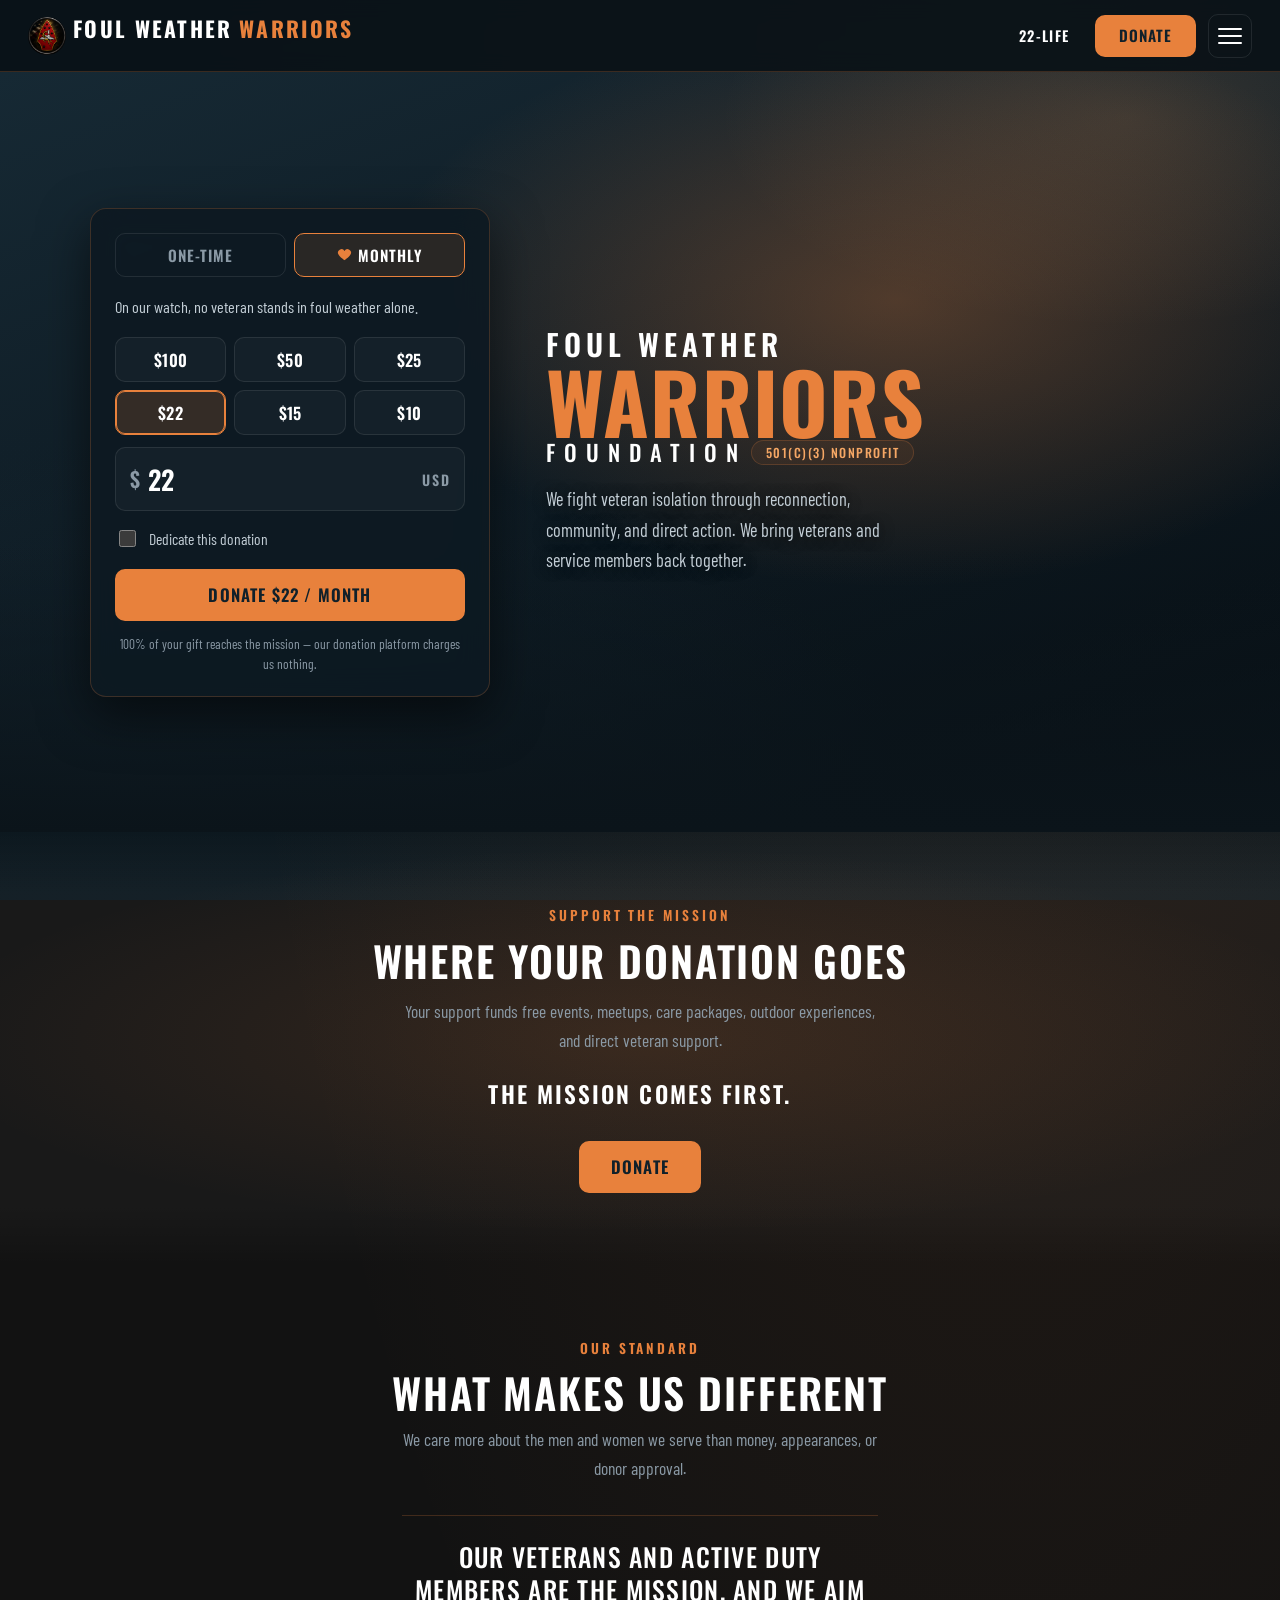
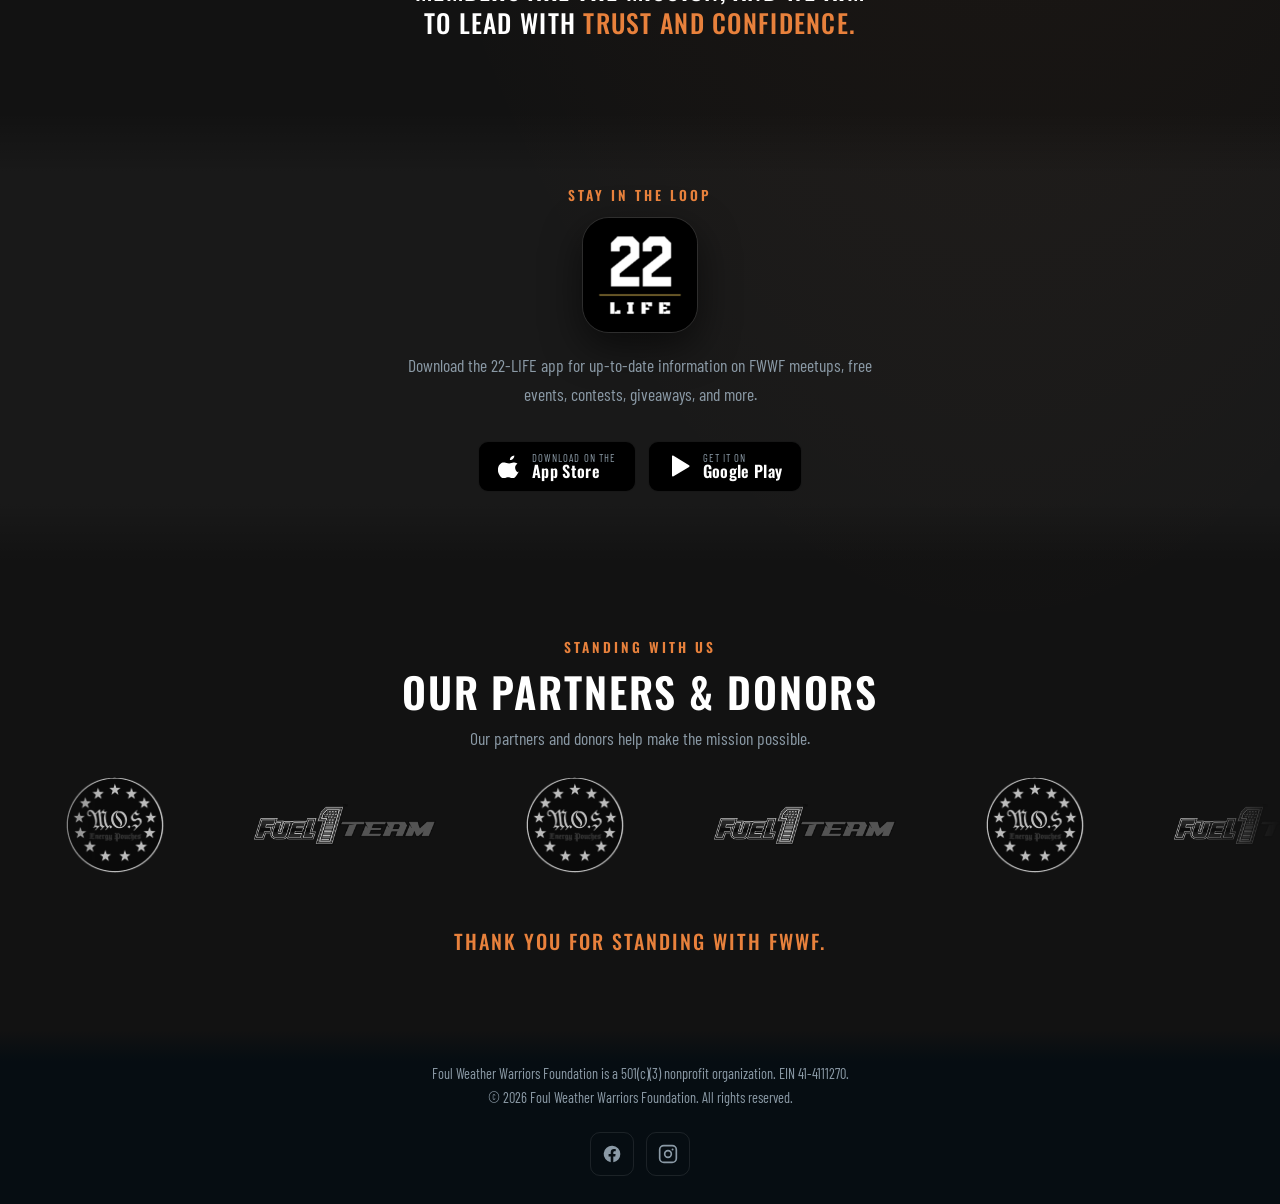
<file: index.html>
<!DOCTYPE html>
<html lang="en">
<head>
<meta charset="utf-8" />
<meta name="viewport" content="width=device-width, initial-scale=1" />
<title>Foul Weather Warriors Foundation — We Fight Isolation</title>
<meta name="description" content="Foul Weather Warriors Foundation is a 501(c)(3) fighting veteran suicide by fighting isolation — reconnection, community, and direct action for veterans and service members." />
<meta name="theme-color" content="#e8813c" />
<link rel="icon" href="images/logo-mark.png" type="image/png" />
<link rel="apple-touch-icon" href="images/logo-mark.png" />

<link rel="canonical" href="https://www.foulweatherwarriors.org/" />

<!-- Social sharing (what Facebook and friends show when someone pastes a link) -->
<meta property="og:type" content="website" />
<meta property="og:url" content="https://www.foulweatherwarriors.org/" />
<meta property="og:site_name" content="Foul Weather Warriors" />
<meta property="og:title" content="Foul Weather Warriors Foundation" />
<meta property="og:description" content="We fight veteran suicide by fighting isolation. Through reconnection, community, and direct action, we bring veterans and service members back together." />
<!-- Must be a full URL: Facebook ignores relative paths -->
<meta property="og:image" content="https://www.foulweatherwarriors.org/images/og-card.jpg" />
<meta name="twitter:card" content="summary_large_image" />

<link rel="preconnect" href="https://fonts.googleapis.com" />
<link rel="preconnect" href="https://fonts.gstatic.com" crossorigin />
<link href="https://fonts.googleapis.com/css2?family=Oswald:wght@500;600;700&family=Barlow+Condensed:wght@400;500;600&display=swap" rel="stylesheet" />
<link rel="stylesheet" href="styles.css" />
</head>

<body>
<a class="skip-link" href="#main">Skip to content</a>

<!-- ============================ NAV ============================ -->
<nav class="site-nav">
  <a class="logo" href="index.html">
    <img class="logo-mark" src="images/logo-mark.png" alt="" width="128" height="128" />
    <span class="logo-text"><span>Foul Weather</span> <b>Warriors</b></span>
  </a>
  <div class="nav-right">
    <nav class="nav-links" aria-label="Primary">
      <!-- PARKED: photo gallery. Uncomment this line and the one in the
           drawer below once there are photos to show. See README. -->
      <!-- <a href="gallery.html">Meetups</a> -->
      <a href="#app">22-LIFE</a>
    </nav>
    <a class="btn btn-primary nav-donate" href="#donate" data-donate>Donate</a>
    <button class="hamburger" id="nav-toggle" aria-label="Open menu" aria-expanded="false" aria-controls="drawer">
      <span></span><span></span><span></span>
    </button>
  </div>
</nav>

<!-- ============================ DRAWER ============================ -->
<div class="nav-overlay" id="nav-overlay"></div>

<aside class="drawer" id="drawer" aria-label="Site menu">
  <div class="drawer-head">
    <span>Menu</span>
    <button class="drawer-close" id="drawer-close" aria-label="Close menu">&times;</button>
  </div>

  <nav class="drawer-links" aria-label="Main">
    <a href="index.html" aria-current="page">Home</a>
    <!-- Becomes a real link once CONFIG.apparelUrl is filled in (site-data.js).
         Until then it shows with a "Soon" tag. -->
    <a data-apparel>Apparel</a>
    <!-- <a href="gallery.html">Meetup Photos</a> -->   <!-- PARKED: see README -->
    <a href="#app">22-LIFE App</a>
  </nav>

  <div class="drawer-cta">
    <a class="btn btn-ghost" href="#donate" data-donate>Support the Mission</a>
  </div>

  <div class="drawer-foot">
    <div class="socials" data-socials></div>
  </div>
</aside>

<main id="main">

  <!-- ============================ HERO ============================ -->
  <!-- The backdrop photo is set from CONFIG.heroImage in site-data.js.
       Leave that empty and the storm gradient below shows through instead. -->
  <header class="hero" id="top">
    <div class="hero-bg" data-hero-bg aria-hidden="true"></div>
    <div class="hero-inner">

      <!-- ---------- DONATION PANEL ---------- -->
      <!-- The amounts come from DONATION in site-data.js. Picking one here
           opens the real Zeffy form in a window on top of the page. -->
      <form class="give" id="give" novalidate>
        <h2 class="sr-only">Make a donation</h2>

        <div class="give-tabs" role="tablist" aria-label="Donation frequency">
          <button type="button" class="give-tab" role="tab" data-freq="once"
                  id="give-tab-once" aria-selected="false" aria-controls="give-body">
            One-time
          </button>
          <button type="button" class="give-tab" role="tab" data-freq="monthly"
                  id="give-tab-monthly" aria-selected="false" aria-controls="give-body">
            <svg class="give-heart" viewBox="0 0 24 24" fill="currentColor" aria-hidden="true"><path d="M12 21s-7.5-4.6-9.6-9A5.3 5.3 0 0 1 12 6.3 5.3 5.3 0 0 1 21.6 12c-2.1 4.4-9.6 9-9.6 9z"/></svg>
            Monthly
          </button>
        </div>

        <div class="give-body" id="give-body" role="tabpanel">
          <p class="give-pitch" data-give-pitch></p>

          <div class="give-amounts" data-give-amounts role="group" aria-label="Suggested amounts"></div>

          <div class="give-custom">
            <span class="give-cur" aria-hidden="true">$</span>
            <label class="sr-only" for="give-amount">Donation amount in US dollars</label>
            <input class="give-input" id="give-amount" name="amount" type="number"
                   inputmode="decimal" min="1" step="1" autocomplete="off" />
            <span class="give-usd">USD</span>
          </div>

          <label class="give-check">
            <input type="checkbox" id="give-dedicate" />
            <span>Dedicate this donation</span>
          </label>

          <div class="give-dedication" id="give-dedication" hidden>
            <label class="sr-only" for="give-honoree">Who is this donation in honor of?</label>
            <input class="give-input give-input--text" id="give-honoree" type="text"
                   maxlength="80" placeholder="In honor of&hellip;" autocomplete="off" />
            <p class="give-hint">You&rsquo;ll be able to add this on the next screen.</p>
          </div>

          <button class="btn btn-primary btn-lg give-submit" type="submit">
            <span data-give-cta>Donate</span>
          </button>

          <p class="give-note">
            100% of your gift reaches the mission &mdash; our donation platform charges us nothing.
          </p>
        </div>
      </form>

      <!-- ---------- WORDMARK ---------- -->
      <div class="hero-copy">
        <h1 class="hero-wordmark">
          <span class="hw-top">Foul Weather</span>
          <span class="hw-main">Warriors</span>
          <span class="hw-sub">
            <span class="hw-sub-text">Foundation</span>
            <span class="badge">501(c)(3) Nonprofit</span>
          </span>
        </h1>
        <p class="hero-sub">
          We fight veteran isolation through reconnection, community, and direct action.
          We bring veterans and service members back together.
        </p>
      </div>

    </div>
  </header>



  <!-- ============================ IMPACT ============================ -->
  <!-- Hidden until you add numbers to IMPACT in site-data.js. -->
  <section class="band impact-band" id="impact" hidden>
    <div class="wrap center">
      <p class="eyebrow">Be their yes</p>
      <h2 class="section-title">The mission by the numbers</h2>
      <div class="stat-row" data-impact></div>
      <a class="btn btn-primary btn-lg" href="#donate" data-donate>Donate</a>
    </div>
  </section>

  <!-- ============================ DONATE ============================ -->
  <section class="band band--tint donate-band" id="donate">
    <div class="wrap wrap--narrow center">
      <p class="eyebrow">Support the mission</p>
      <h2 class="section-title">Where your donation goes</h2>
      <p class="section-intro">
        Your support funds free events, meetups, care packages, outdoor experiences,
        and direct veteran support.
      </p>
      <p class="donate-line">The mission comes first.</p>
      <!-- To embed a real donation form (Givebutter, Zeffy, Stripe), paste their
           embed code directly below this comment and keep the button as a fallback.
           The href here is used until CONFIG.donateUrl is set in site-data.js. -->
      <a class="btn btn-primary btn-lg" href="#donate" data-donate>Donate</a>
    </div>
  </section>

  <!-- ============================ WHAT MAKES US DIFFERENT ============================ -->
  <section class="band" id="different">
    <div class="wrap wrap--narrow center">
      <p class="eyebrow">Our standard</p>
      <h2 class="section-title">What makes us different</h2>
      <p class="section-intro">
        We care more about the men and women we serve than money, appearances,
        or donor approval.
      </p>
      <p class="pledge">
        Our veterans and active duty members are the mission, and we aim to lead
        with <em>trust and confidence.</em>
      </p>
    </div>
  </section>




  <!-- ============================ 22-LIFE APP ============================ -->
  <section class="band band--tint" id="app">
    <div class="wrap wrap--narrow center">
      <p class="eyebrow">Stay in the loop</p>
      <!-- The heading is the app icon itself; the alt text keeps it a real
           heading for screen readers and search engines. -->
      <h2 class="section-title app-logo-heading">
        <img src="images/22life-app-icon.png" alt="22-LIFE" width="320" height="320" />
      </h2>
      <p class="section-intro">
        Download the 22-LIFE app for up-to-date information on FWWF meetups, free events,
        contests, giveaways, and more.
      </p>
      <div class="app-badges">
        <a class="app-badge" href="https://apps.apple.com/us/app/id6776245159"
           target="_blank" rel="noopener" aria-label="Download 22-LIFE on the App Store">
          <svg viewBox="0 0 24 24" fill="currentColor" aria-hidden="true"><path d="M16.365 1.43c0 1.14-.417 2.2-1.11 3.02-.836.99-2.2 1.75-3.32 1.66-.13-1.11.42-2.28 1.09-3.02.75-.83 2.06-1.46 3.34-1.66zM20.79 17.2c-.61 1.4-.9 2.02-1.68 3.26-1.09 1.72-2.62 3.86-4.52 3.88-1.69.02-2.12-1.1-4.41-1.09-2.29.01-2.77 1.11-4.46 1.09-1.9-.02-3.35-1.95-4.44-3.67C-1.05 17.5-.35 11.36 2.85 9.4c1.35-.83 2.79-.86 3.85-.86 1.11 0 2.61.94 4.43.94 1.77 0 2.85-.94 4.43-.94.94 0 2.55.11 3.9 1.17-3.42 1.87-2.86 6.75.33 8.49z"/></svg>
          <span><small>Download on the</small><strong>App Store</strong></span>
        </a>
        <a class="app-badge" href="https://play.google.com/store/apps/details?id=com.life22.app"
           target="_blank" rel="noopener" aria-label="Get 22-LIFE on Google Play">
          <svg viewBox="0 0 24 24" fill="currentColor" aria-hidden="true"><path d="M4 2.5v19a1 1 0 0 0 1.53.85l15.5-9.35a1 1 0 0 0 0-1.7L5.53 1.65A1 1 0 0 0 4 2.5z"/></svg>
          <span><small>Get it on</small><strong>Google Play</strong></span>
        </a>
      </div>
    </div>
  </section>

  <!-- ============================ PARTNERS & DONORS ============================ -->
  <section class="band" id="partners">
    <div class="wrap center">
      <p class="eyebrow">Standing with us</p>
      <h2 class="section-title">Our partners &amp; donors</h2>
      <p class="section-intro">
        Our partners and donors help make the mission possible.
      </p>
    </div>

    <!-- Full-bleed logo belt. The strip scrolls on its own and pauses when
         you point at it. Add or remove partners in site-data.js. -->
    <div class="marquee" id="partners-marquee">
      <div class="marquee-track" data-marquee-track></div>
    </div>

    <div class="wrap center">
      <p class="partners-thanks">Thank you for standing with FWWF.</p>
    </div>
  </section>




</main>

<!-- ============================ FOOTER ============================ -->
<footer class="site-footer">
  <div class="wrap">
    <p class="footer-legal">
      Foul Weather Warriors Foundation is a 501(c)(3) nonprofit organization. EIN <span data-ein></span>.<br />
      &copy; <span data-year></span> Foul Weather Warriors Foundation. All rights reserved.
    </p>

    <div class="socials" data-socials></div>
  </div>
</footer>


<!-- ============================ DONATION WINDOW ============================ -->
<!-- The real donation form, loaded in place so nobody leaves the site.
     It only loads once somebody actually opens it. -->
<div class="give-modal" id="give-modal" hidden>
  <div class="give-modal-panel" role="dialog" aria-modal="true" aria-labelledby="give-modal-title">
    <div class="give-modal-head">
      <h2 class="give-modal-title" id="give-modal-title">Complete your donation</h2>
      <button class="give-modal-close" id="give-modal-close" type="button" aria-label="Close donation window">&times;</button>
    </div>
    <p class="give-modal-recap" data-give-recap></p>
    <div class="give-modal-frame" id="give-modal-frame"></div>
    <p class="give-modal-foot">
      <a href="#" data-donate-raw target="_blank" rel="noopener">Form not loading? Open it in a new tab.</a>
    </p>
  </div>
</div>

<script src="site-data.js"></script>
<script src="script.js"></script>
</body>
</html>
</file>
<file: styles.css>
/* ============================================================================
   FOUL WEATHER WARRIORS
   Single stylesheet for index.html and gallery.html
   ----------------------------------------------------------------------------
   1.  Tokens              8.  Events
   2.  Reset & base        9.  Gallery + lightbox
   3.  Layout utilities    10. Donate
   4.  Buttons             11. Contact
   5.  Nav + drawer        12. Crisis strip
   6.  Hero                13. Footer
   7.  Section bits        14. Responsive + reduced motion
   ========================================================================== */


/* ---------------------------------------------------------------- 1. Tokens */
:root {
  --bg:         #0b141a;   /* storm slate — page base */
  --bg-deep:    #060d12;   /* darkest gradient stop */
  --surface:    #12202a;   /* cards */
  --surface-2:  #0e1a22;   /* alternating section bands */
  --surface-3:  #16262f;   /* raised / hover */

  --accent:     #e8813c;   /* signal orange */
  --accent-lt:  #f5a765;
  --accent-dk:  #b85f22;

  --text:       #ffffff;
  --muted:      #8b9aa6;
  --border:     rgba(232, 129, 60, 0.22);
  --border-soft:rgba(255, 255, 255, 0.09);
  --danger:     #d1483a;

  /* Section tint that fades in and out at its own edges, so a band never
     steps hard against the body gradient behind it. */
  --tint-soft: linear-gradient(180deg,
                 rgba(255, 255, 255, 0)     0%,
                 rgba(255, 255, 255, 0.032) 14%,
                 rgba(255, 255, 255, 0.032) 86%,
                 rgba(255, 255, 255, 0)     100%);

  --radius:     10px;
  --radius-lg:  16px;
  --shadow:     0 18px 50px rgba(0, 0, 0, 0.55);

  --wrap:       1100px;
  --pad-x:      1.5rem;
  --band-y:     clamp(2.75rem, 6vw, 4.5rem);

  --font-display: 'Oswald', 'Arial Narrow', system-ui, sans-serif;
  --font-body:    'Barlow Condensed', 'Segoe UI', system-ui, sans-serif;
}


/* ------------------------------------------------------- 2. Reset and base */
*, *::before, *::after { box-sizing: border-box; }

html {
  scroll-behavior: smooth;
  color-scheme: dark;
  /* keeps anchored sections clear of the sticky nav */
  scroll-padding-top: 5rem;
}

body {
  margin: 0;
  /* sticky footer: short pages still push the footer to the bottom */
  display: flex;
  flex-direction: column;
  min-height: 100vh;
  font-family: var(--font-body);
  font-size: 1.075rem;
  font-weight: 400;
  line-height: 1.65;
  color: var(--text);
  background:
    radial-gradient(ellipse at 78% -8%, rgba(232, 129, 60, 0.11), transparent 58%),
    linear-gradient(180deg, var(--bg-deep) 0%, var(--bg) 42%, #0d1920 100%) fixed;
  -webkit-font-smoothing: antialiased;
}

body.nav-open { overflow: hidden; }

main { flex: 1 0 auto; }

h1, h2, h3, h4 {
  font-family: var(--font-display);
  font-weight: 600;
  text-transform: uppercase;
  line-height: 1.08;
  letter-spacing: 0.03em;
  margin: 0 0 0.75rem;
}

p { margin: 0 0 1rem; }
p:last-child { margin-bottom: 0; }

a { color: var(--accent); text-decoration: none; transition: color 0.18s; }
a:hover { color: var(--accent-lt); }

/* height:auto is required — without it the width/height attributes on <img>
   win over the CSS width and the image renders letterboxed in an oversized box. */
img { max-width: 100%; height: auto; display: block; }

ul { margin: 0; padding: 0; list-style: none; }

:focus-visible {
  outline: 3px solid var(--accent-lt);
  outline-offset: 3px;
  border-radius: 4px;
}

.skip-link {
  position: absolute;
  left: -9999px;
  top: 0;
  z-index: 200;
  padding: 0.7rem 1.2rem;
  background: var(--accent);
  color: #10202a;
  font-family: var(--font-display);
  font-weight: 600;
  text-transform: uppercase;
  letter-spacing: 0.06em;
}
.skip-link:focus { left: 0.5rem; top: 0.5rem; color: #10202a; }

.sr-only {
  position: absolute;
  width: 1px; height: 1px;
  padding: 0; margin: -1px;
  overflow: hidden;
  clip: rect(0 0 0 0);
  white-space: nowrap;
  border: 0;
}


/* -------------------------------------------------- 3. Layout utilities */
.band {
  padding: var(--band-y) var(--pad-x);
}
.band--tint { background: var(--tint-soft); }

.wrap { max-width: var(--wrap); margin: 0 auto; }
.wrap--narrow { max-width: 760px; }

.eyebrow {
  font-family: var(--font-display);
  font-size: 0.85rem;
  font-weight: 600;
  text-transform: uppercase;
  letter-spacing: 0.22em;
  color: var(--accent);
  margin: 0 0 0.7rem;
}

.section-title {
  font-size: clamp(1.75rem, 4vw, 2.6rem);
  letter-spacing: 0.045em;
  margin-bottom: 0.6rem;
}

.section-intro {
  color: var(--muted);
  font-size: 1.1rem;
  max-width: 60ch;
  margin-bottom: 2rem;
}

.center { text-align: center; }
.center .section-intro { margin-left: auto; margin-right: auto; }


.card {
  background: var(--surface);
  border: 1px solid var(--border);
  border-radius: var(--radius-lg);
  padding: 1.7rem;
  transition: transform 0.18s ease, border-color 0.18s ease, background 0.18s ease;
}
.card h3 {
  font-size: 1.25rem;
  letter-spacing: 0.05em;
  color: var(--text);
}
.card p { color: var(--muted); margin: 0; }
.card--lift:hover,
.card--lift:focus-within {
  transform: translateY(-3px);
  border-color: rgba(232, 129, 60, 0.55);
  background: var(--surface-3);
}

/* Visible flag for any unfilled TODO in site-data.js */
.todo-flag {
  display: inline-block;
  padding: 0.1em 0.55em;
  border: 1px dashed var(--danger);
  border-radius: 4px;
  background: rgba(209, 72, 58, 0.14);
  color: #ff9b8f;
  font-family: var(--font-display);
  font-size: 0.8em;
  font-weight: 600;
  letter-spacing: 0.08em;
  text-transform: uppercase;
}


/* -------------------------------------------------------------- 4. Buttons */
.btn {
  display: inline-flex;
  align-items: center;
  justify-content: center;
  gap: 0.5rem;
  padding: 0.62rem 1.35rem;
  border: 2px solid transparent;
  border-radius: var(--radius);
  font-family: var(--font-display);
  font-size: 0.95rem;
  font-weight: 600;
  text-transform: uppercase;
  letter-spacing: 0.07em;
  line-height: 1.2;
  cursor: pointer;
  transition: transform 0.15s, background 0.18s, color 0.18s, border-color 0.18s;
  white-space: nowrap;
}

.btn-primary { background: var(--accent); border-color: var(--accent); color: #10202a; }
.btn-primary:hover { background: var(--accent-lt); border-color: var(--accent-lt); color: #10202a; transform: translateY(-1px); }

.btn-ghost { background: transparent; border-color: var(--accent); color: var(--accent); }
.btn-ghost:hover { background: var(--accent); color: #10202a; transform: translateY(-1px); }

.btn-quiet { background: transparent; border-color: var(--border-soft); color: var(--text); }
.btn-quiet:hover { border-color: var(--accent); color: var(--accent); }

.btn-lg { padding: 0.85rem 1.9rem; font-size: 1.05rem; }


/* -------------------------------------------------------- 5. Nav + drawer */
.site-nav {
  position: sticky;
  top: 0;
  z-index: 60;
  display: flex;
  align-items: center;
  justify-content: space-between;
  gap: 1rem;
  padding: 0.85rem clamp(1rem, 3vw, 1.75rem);
  background: rgba(11, 20, 26, 0.88);
  backdrop-filter: blur(10px);
  -webkit-backdrop-filter: blur(10px);
  border-bottom: 1px solid var(--border);
}

.logo {
  display: flex;
  align-items: baseline;
  gap: 0.45rem;
  min-width: 0;              /* lets the nav shrink instead of overflowing */
  font-family: var(--font-display);
  font-size: clamp(1.05rem, 2.6vw, 1.35rem);
  font-weight: 700;
  text-transform: uppercase;
  letter-spacing: 0.1em;
  line-height: 1.05;
  color: var(--text);
}
.logo:hover { color: var(--text); }
.logo-text { display: flex; align-items: baseline; gap: 0.45rem; min-width: 0; }
.logo-text span { white-space: nowrap; }
.logo b { color: var(--accent); font-weight: 700; white-space: nowrap; }

/* The emblem is a round coin on an opaque dark square — clipping to a circle
   drops the corners so it sits cleanly on the nav bar. */
.logo-mark {
  width: 38px;
  height: 38px;
  flex: none;
  border-radius: 50%;
  align-self: center;
}

.nav-right { display: flex; align-items: center; gap: 0.75rem; flex: none; }

.hamburger {
  display: flex;
  flex-direction: column;
  justify-content: center;
  gap: 5px;
  width: 44px;
  height: 44px;
  padding: 0 9px;
  background: none;
  border: 1px solid var(--border-soft);
  border-radius: var(--radius);
  cursor: pointer;
  transition: border-color 0.18s;
}
.hamburger:hover { border-color: var(--accent); }
.hamburger span {
  display: block;
  width: 100%;
  height: 2px;
  background: var(--text);
  border-radius: 2px;
  transition: transform 0.25s, opacity 0.2s, background 0.2s;
}
.hamburger:hover span { background: var(--accent); }
.hamburger[aria-expanded="true"] span:nth-child(1) { transform: translateY(7px) rotate(45deg); }
.hamburger[aria-expanded="true"] span:nth-child(2) { opacity: 0; }
.hamburger[aria-expanded="true"] span:nth-child(3) { transform: translateY(-7px) rotate(-45deg); }

/* visibility flips instantly on open (0s, no delay) so the panel is focusable
   right away, and is delayed on close so the fade/slide can finish first.
   Transitioning visibility over a duration instead makes .focus() a no-op. */
.nav-overlay {
  position: fixed;
  inset: 0;
  z-index: 90;
  background: rgba(0, 0, 0, 0.6);
  opacity: 0;
  visibility: hidden;
  transition: opacity 0.28s, visibility 0s 0.28s;
}
.nav-overlay.open {
  opacity: 1;
  visibility: visible;
  transition: opacity 0.28s, visibility 0s 0s;
}

.drawer {
  position: fixed;
  top: 0;
  right: 0;
  z-index: 100;
  display: flex;
  flex-direction: column;
  width: min(300px, 84vw);
  height: 100%;
  padding: 1.5rem 1.5rem 2rem;
  background: var(--bg-deep);
  border-left: 1px solid var(--border);
  box-shadow: var(--shadow);
  transform: translateX(100%);
  visibility: hidden;
  transition: transform 0.3s ease, visibility 0s 0.3s;
  overflow-y: auto;
}
.drawer.open {
  transform: translateX(0);
  visibility: visible;
  transition: transform 0.3s ease, visibility 0s 0s;
}

.drawer-head {
  display: flex;
  align-items: center;
  justify-content: space-between;
  padding-bottom: 1.1rem;
  margin-bottom: 1.25rem;
  border-bottom: 1px solid var(--border-soft);
}
.drawer-head span {
  font-family: var(--font-display);
  font-size: 0.8rem;
  font-weight: 600;
  text-transform: uppercase;
  letter-spacing: 0.2em;
  color: var(--muted);
}

.drawer-close {
  width: 36px;
  height: 36px;
  background: none;
  border: 1px solid var(--border-soft);
  border-radius: var(--radius);
  color: var(--text);
  font-size: 1.3rem;
  line-height: 1;
  cursor: pointer;
  transition: border-color 0.18s, color 0.18s;
}
.drawer-close:hover { border-color: var(--accent); color: var(--accent); }

.drawer-links { display: flex; flex-direction: column; gap: 0.15rem; }
.drawer-links a {
  display: block;
  padding: 0.75rem 0.6rem;
  border-radius: var(--radius);
  border-left: 3px solid transparent;
  color: var(--text);
  font-family: var(--font-display);
  font-size: 1.05rem;
  font-weight: 500;
  text-transform: uppercase;
  letter-spacing: 0.09em;
  transition: color 0.18s, background 0.18s, border-color 0.18s, padding-left 0.18s;
}
.drawer-links a:hover {
  color: var(--accent);
  background: rgba(232, 129, 60, 0.08);
  border-left-color: var(--accent);
  padding-left: 0.9rem;
}
.drawer-links a[aria-current="page"] { color: var(--accent); border-left-color: var(--accent); }

.drawer-cta { margin-top: 1.5rem; }
.drawer-cta .btn { width: 100%; }

.drawer-foot { margin-top: auto; padding-top: 1.75rem; }
.drawer-foot .socials { justify-content: flex-start; }


/* ----------------------------------------------------------------- 6. Hero */
/* Full-bleed panel: a photo (or the storm gradient) fills the top of the page
   and the donation card sits on top of it, left-aligned. */
.hero {
  position: relative;
  isolation: isolate;
  display: flex;
  align-items: center;
  min-height: min(760px, calc(100svh - 4.5rem));
  padding: clamp(2.5rem, 6vw, 4.5rem) var(--pad-x);
  overflow: hidden;
}

/* The backdrop and its scrim. CONFIG.heroImage sets background-image on this
   element; with no photo set, the gradients below stand on their own. */
.hero-bg {
  position: absolute;
  inset: 0;
  z-index: -2;
  background-color: var(--bg-deep);
  background-position: center 28%;
  background-size: cover;
  background-repeat: no-repeat;
}

/* No photo yet: a storm sky with the accent breaking through on the right,
   so the hero reads as finished rather than as a missing image. */
.hero-bg:not(.has-photo) {
  background-image:
    radial-gradient(ellipse 58% 54% at 70% 30%, rgba(232, 129, 60, 0.30), transparent 70%),
    radial-gradient(ellipse 44% 38% at 88% 6%,  rgba(245, 167, 101, 0.17), transparent 72%),
    radial-gradient(ellipse 85% 65% at 10% 94%, rgba(18, 34, 44, 0.92), transparent 72%),
    linear-gradient(160deg, #162934 0%, #101e27 38%, var(--bg-deep) 100%);
}

/* Darkens the photo from the left so the card keeps its contrast no matter
   what gets dropped in. The second layer lifts the bottom edge into the page. */
.hero-bg::after {
  content: "";
  position: absolute;
  inset: 0;
  background:
    linear-gradient(90deg, rgba(6, 13, 18, 0.93) 0%, rgba(6, 13, 18, 0.78) 34%,
                           rgba(6, 13, 18, 0.30) 64%, rgba(6, 13, 18, 0.18) 100%),
    linear-gradient(180deg, rgba(6, 13, 18, 0.55) 0%, transparent 28%,
                            transparent 62%, var(--bg) 100%);
}
/* With no photo the side scrim would only mud up the gradient. */
/* With no photo there is nothing to darken for legibility — only the bottom
   edge needs to fall away into the page. */
.hero-bg:not(.has-photo)::after {
  background: linear-gradient(180deg, transparent 0%, transparent 62%, var(--bg) 100%);
}

.hero-inner {
  position: relative;
  z-index: 1;
  width: 100%;
  max-width: var(--wrap);
  margin: 0 auto;
  display: grid;
  grid-template-columns: minmax(320px, 400px) 1fr;
  gap: clamp(1.75rem, 5vw, 3.5rem);
  align-items: center;
}

.hero-copy { min-width: 0; }

.hero-sub {
  max-width: 46ch;
  font-size: 1.15rem;
  color: #c3ced6;
  margin-bottom: 0;
  text-shadow: 0 1px 14px rgba(0, 0, 0, 0.7);
}

.badge {
  flex: none;
  padding: 0.3rem 0.85rem;
  border: 1px solid var(--border);
  border-radius: 999px;
  background: rgba(232, 129, 60, 0.07);
  font-family: var(--font-display);
  font-size: 0.78rem;
  font-weight: 500;
  text-transform: uppercase;
  letter-spacing: 0.12em;
  color: var(--accent-lt);
}


/* -------------------------------------------------------- 7. Section bits */




.empty-state {
  padding: 2.5rem 1.5rem;
  border: 1px dashed var(--border);
  border-radius: var(--radius-lg);
  background: rgba(255, 255, 255, 0.02);
  text-align: center;
  color: var(--muted);
  font-size: 1.1rem;
}


/* ---------------------------------------------------- 9. Gallery + lightbox */

/* Album section on gallery.html */
.album { margin-bottom: clamp(2.5rem, 5vw, 3.75rem); }
.album:last-child { margin-bottom: 0; }

.album-head {
  display: flex;
  flex-wrap: wrap;
  align-items: baseline;
  gap: 0.6rem 1rem;
  padding-bottom: 0.75rem;
  margin-bottom: 1.25rem;
  border-bottom: 1px solid var(--border-soft);
}
.album-head h2 { margin: 0; font-size: clamp(1.35rem, 3vw, 1.85rem); }
.album-meta {
  font-family: var(--font-display);
  font-size: 0.85rem;
  font-weight: 500;
  text-transform: uppercase;
  letter-spacing: 0.13em;
  color: var(--muted);
}
.album-blurb { color: var(--muted); margin: -0.5rem 0 1.25rem; max-width: 66ch; }

.photo-grid {
  display: grid;
  grid-template-columns: repeat(auto-fit, minmax(200px, 300px));
  justify-content: center;
  gap: 0.75rem;
}
.photo-grid .shot { aspect-ratio: 4 / 3; }

/* A single clickable thumbnail */
.shot {
  position: relative;
  display: block;
  width: 100%;
  padding: 0;
  overflow: hidden;
  border: 1px solid var(--border-soft);
  border-radius: var(--radius);
  background: var(--surface-2);
  cursor: zoom-in;
  transition: transform 0.18s, border-color 0.18s;
}
.shot img { width: 100%; height: 100%; object-fit: cover; transition: transform 0.35s, opacity 0.18s; }
.shot:hover { transform: translateY(-3px); border-color: var(--accent); }
.shot:hover img { transform: scale(1.05); opacity: 0.9; }

/* Lightbox */
.lightbox {
  position: fixed;
  inset: 0;
  z-index: 120;
  display: flex;
  align-items: center;
  justify-content: center;
  padding: clamp(1rem, 4vw, 3rem);
  background: rgba(4, 9, 12, 0.94);
  backdrop-filter: blur(6px);
  -webkit-backdrop-filter: blur(6px);
  opacity: 0;
  visibility: hidden;
  transition: opacity 0.25s, visibility 0s 0.25s;
}
.lightbox.open {
  opacity: 1;
  visibility: visible;
  transition: opacity 0.25s, visibility 0s 0s;
}

.lightbox figure {
  margin: 0;
  max-width: 100%;
  max-height: 100%;
  display: flex;
  flex-direction: column;
  align-items: center;
  gap: 0.85rem;
}
.lightbox img {
  max-width: 100%;
  max-height: 76vh;
  width: auto;
  border-radius: var(--radius);
  border: 1px solid var(--border);
  box-shadow: var(--shadow);
}
.lightbox figcaption {
  font-family: var(--font-display);
  font-size: 0.9rem;
  font-weight: 500;
  text-transform: uppercase;
  letter-spacing: 0.13em;
  color: var(--muted);
  text-align: center;
}

.lb-btn {
  position: absolute;
  display: flex;
  align-items: center;
  justify-content: center;
  width: 48px;
  height: 48px;
  background: rgba(11, 20, 26, 0.85);
  border: 1px solid var(--border);
  border-radius: 50%;
  color: var(--text);
  font-size: 1.35rem;
  line-height: 1;
  cursor: pointer;
  transition: background 0.18s, color 0.18s, border-color 0.18s;
}
.lb-btn:hover { background: var(--accent); border-color: var(--accent); color: #10202a; }
.lb-close { top: clamp(0.75rem, 3vw, 1.75rem); right: clamp(0.75rem, 3vw, 1.75rem); }
.lb-prev  { left:  clamp(0.5rem, 2vw, 1.5rem); top: 50%; transform: translateY(-50%); }
.lb-next  { right: clamp(0.5rem, 2vw, 1.5rem); top: 50%; transform: translateY(-50%); }
.lb-prev:hover, .lb-next:hover { transform: translateY(-50%); }


/* --------------------------------------------------------------- 10. Donate */
.donate-band {
  /* the glow is centred inside the band, not pinned to its top edge, so it
     falls off before it reaches the boundary instead of starting hard */
  background:
    radial-gradient(ellipse 78% 62% at 50% 48%, rgba(232, 129, 60, 0.13), transparent 72%),
    var(--tint-soft);
}
.donate-band .section-title { margin-bottom: 0.9rem; }


/* -------------------------------------------------------------- 11. Contact */

.socials { display: flex; justify-content: center; gap: 0.7rem; }
.socials a {
  display: flex;
  align-items: center;
  justify-content: center;
  width: 44px;
  height: 44px;
  border: 1px solid var(--border-soft);
  border-radius: var(--radius);
  color: var(--muted);
  transition: color 0.18s, border-color 0.18s, transform 0.18s, background 0.18s;
}
.socials a:hover {
  color: #10202a;
  background: var(--accent);
  border-color: var(--accent);
  transform: translateY(-2px);
}
.socials svg { width: 20px; height: 20px; }




/* --------------------------------------------------------------- 13. Footer */
.site-footer {
  padding: 2rem var(--pad-x) 1.75rem;
  /* fades into the darker footer instead of starting on a hard edge */
  background: linear-gradient(180deg, rgba(6, 13, 18, 0) 0%, var(--bg-deep) 18%);
  text-align: center;
}



.footer-legal {
  font-size: 0.9rem;
  color: var(--muted);
  line-height: 1.7;
}


/* ------------------------------------------------ 13b. Setup checklist panel
   Only rendered while site-data.js still contains TODO values. It removes
   itself automatically once everything is filled in. */
.setup-panel {
  position: fixed;
  left: 1rem;
  bottom: 1rem;
  z-index: 140;
  width: min(330px, calc(100vw - 2rem));
  max-height: 60vh;
  overflow-y: auto;
  padding: 0.9rem 1rem 1rem;
  background: var(--bg-deep);
  border: 1px solid rgba(209, 72, 58, 0.5);
  border-radius: var(--radius);
  box-shadow: var(--shadow);
  font-size: 0.92rem;
  line-height: 1.5;
}
.setup-head {
  display: flex;
  align-items: center;
  justify-content: space-between;
  gap: 0.75rem;
  margin-bottom: 0.6rem;
}
.setup-head strong {
  font-family: var(--font-display);
  font-size: 0.85rem;
  font-weight: 600;
  text-transform: uppercase;
  letter-spacing: 0.1em;
  color: #ff9b8f;
}
.setup-close {
  flex: none;
  width: 26px; height: 26px;
  background: none;
  border: 1px solid var(--border-soft);
  border-radius: 6px;
  color: var(--muted);
  font-size: 1.05rem;
  line-height: 1;
  cursor: pointer;
}
.setup-close:hover { color: var(--text); border-color: var(--accent); }

.setup-panel ul {
  list-style: disc;
  padding-left: 1.1rem;
  margin: 0 0 0.7rem;
  color: var(--muted);
}
.setup-panel li { margin-bottom: 0.25rem; }
.setup-panel p { margin: 0; color: var(--muted); font-size: 0.87rem; }
.setup-panel code {
  padding: 0.05em 0.35em;
  border-radius: 4px;
  background: rgba(232, 129, 60, 0.14);
  color: var(--accent-lt);
  font-size: 0.95em;
}

@media (max-width: 560px) {
  .setup-panel { left: 0.5rem; right: 0.5rem; bottom: 0.5rem; width: auto; max-height: 45vh; }
}


/* ------------------------------------- 14. Responsive + motion preferences */
@media (max-width: 980px) {
  /* Wordmark first, donation card under it — the headline should land before
     the ask on a phone. */
  .hero {
    min-height: 0;
    align-items: flex-start;
  }
  .hero-inner {
    grid-template-columns: 1fr;
    justify-items: center;
    text-align: center;
  }
  .hero-copy { order: -1; }
  .give { width: 100%; max-width: 440px; text-align: left; }
  .hero-sub { margin-left: auto; margin-right: auto; }
  .hero-wordmark { align-items: center; }
  .hw-sub { justify-content: center; }
  .story-quote { text-align: left; }
  .hero-bg::after {
    background: linear-gradient(180deg, rgba(6, 13, 18, 0.72) 0%, rgba(6, 13, 18, 0.82) 45%,
                                        var(--bg) 100%);
  }
}

@media (max-width: 560px) {
  body { font-size: 1.03rem; }

  /* stack the wordmark so the nav never forces the page wider than the screen */
  .logo { flex-direction: column; align-items: flex-start; gap: 0; font-size: 1rem; }

  .nav-right .btn { padding: 0.55rem 0.95rem; font-size: 0.85rem; }
  .hero-actions .btn { width: 100%; }
  .photo-grid  { grid-template-columns: repeat(auto-fit, minmax(140px, 180px)); }
  .lb-prev, .lb-next { width: 42px; height: 42px; }
}

@media (prefers-reduced-motion: reduce) {
  html { scroll-behavior: auto; }
  *, *::before, *::after {
    animation-duration: 0.01ms !important;
    animation-iteration-count: 1 !important;
    transition-duration: 0.01ms !important;
  }
  .card--lift:hover, .shot:hover, .btn:hover { transform: none; }
  .shot:hover img { transform: none; }
}




/* ------------------------------------- 16. Founder-spec sections (Aug 2026) */

/* Hero wordmark. Stacked the way the organization's own patch and merch set it:
   FOUL WEATHER over a large WARRIORS over a wide-tracked FOUNDATION. */
.hero-wordmark {
  display: flex;
  flex-direction: column;
  margin: 0 0 1.2rem;
  text-transform: uppercase;
  letter-spacing: normal;
}
.hw-top {
  font-size: clamp(1.05rem, 3.1vw, 1.85rem);
  font-weight: 600;
  letter-spacing: 0.17em;
  color: var(--text);
}
.hw-main {
  font-size: clamp(2.9rem, 8.6vw, 5.2rem);
  font-weight: 700;
  line-height: 0.95;
  letter-spacing: 0.015em;
  color: var(--accent);
}
.hw-sub {
  display: flex;
  align-items: center;
  flex-wrap: wrap;
  gap: 0.5rem 0.85rem;
  font-weight: 500;
  color: var(--text);
}
.hw-sub-text {
  font-size: clamp(0.92rem, 2.3vw, 1.4rem);
  /* wide tracking to match the width of WARRIORS above it; the negative
     margin cancels the trailing space letter-spacing adds after the
     last letter, so the badge sits at the right distance */
  letter-spacing: 0.4em;
  margin-right: -0.4em;
}

/* "The mission comes first." */
.donate-line {
  font-family: var(--font-display);
  font-size: clamp(1.1rem, 2.6vw, 1.45rem);
  font-weight: 600;
  text-transform: uppercase;
  letter-spacing: 0.09em;
  color: var(--text);
  margin: -0.75rem 0 1.75rem;
}

/* "What makes us different" closing statement */
.pledge {
  max-width: 34ch;
  margin: 0 auto;
  padding-top: 1.5rem;
  border-top: 1px solid var(--border);
  font-family: var(--font-display);
  font-size: clamp(1.15rem, 2.8vw, 1.6rem);
  font-weight: 500;
  text-transform: uppercase;
  letter-spacing: 0.05em;
  line-height: 1.3;
  color: var(--text);
}
.pledge em { color: var(--accent); font-style: normal; }

/* App store badges */
.app-badges {
  display: flex;
  flex-wrap: wrap;
  justify-content: center;
  gap: 0.75rem;
}
.app-badge {
  display: inline-flex;
  align-items: center;
  gap: 0.65rem;
  padding: 0.6rem 1.2rem;
  border: 1px solid var(--border-soft);
  border-radius: var(--radius);
  background: #000;
  color: var(--text);
  transition: border-color 0.18s, transform 0.18s;
}
.app-badge:hover { border-color: var(--accent); color: var(--text); transform: translateY(-2px); }
.app-badge svg { width: 24px; height: 24px; flex: none; }
.app-badge span { display: flex; flex-direction: column; line-height: 1.1; text-align: left; }
.app-badge small {
  font-size: 0.66rem;
  text-transform: uppercase;
  letter-spacing: 0.1em;
  color: var(--muted);
}
.app-badge strong {
  font-family: var(--font-display);
  font-size: 1.02rem;
  font-weight: 600;
  letter-spacing: 0.02em;
}

/* Partners & donors */
.partner-grid {
  display: flex;
  flex-wrap: wrap;
  justify-content: center;
  gap: 0.9rem;
  margin-bottom: 1.75rem;
}
.partner {
  display: flex;
  flex-direction: column;
  align-items: center;
  justify-content: center;
  gap: 0.9rem;
  min-width: 240px;
  padding: 1.5rem 1.75rem;
  border: 1px solid var(--border-soft);
  border-radius: var(--radius);
  background: rgba(255, 255, 255, 0.03);
  color: var(--text);
  transition: border-color 0.18s, transform 0.18s, background 0.18s;
}
.partner:hover {
  border-color: var(--accent);
  background: rgba(232, 129, 60, 0.07);
  transform: translateY(-3px);
}

/* Partner logos vary wildly in aspect ratio (M.O.S is square, Fuel 1 Team is
   4.35:1). A fixed box with object-fit keeps every logo the same visual
   footprint instead of the wide ones dwarfing the square ones. */
.partner-logo {
  width: 100%;
  max-width: 200px;
  height: 104px;
  object-fit: contain;
}

/* fallback when a partner has no logo file */
.partner-name {
  font-family: var(--font-display);
  font-size: 1.02rem;
  font-weight: 500;
  text-transform: uppercase;
  letter-spacing: 0.07em;
}

.partner-link {
  font-family: var(--font-display);
  font-size: 0.85rem;
  font-weight: 600;
  text-transform: uppercase;
  letter-spacing: 0.16em;
  color: var(--accent);
}
.partner-link:hover { color: var(--accent-lt); text-decoration: underline; }

.partners-thanks {
  font-family: var(--font-display);
  font-size: clamp(1rem, 2.4vw, 1.25rem);
  font-weight: 500;
  text-transform: uppercase;
  letter-spacing: 0.1em;
  color: var(--accent);
  margin: 0;
}

/* The 22-LIFE heading is the app icon. Rounded like an app icon on a home
   screen, which reads as deliberate rather than as a stray black square. */
.app-logo-heading { margin: 0 0 1.1rem; }
.app-logo-heading img {
  width: clamp(88px, 20vw, 116px);
  height: auto;
  margin: 0 auto;
  border-radius: 23%;
  border: 1px solid var(--border-soft);
  box-shadow: 0 14px 38px rgba(0, 0, 0, 0.55);
}

/* Social icons sit below the copyright line in the footer */
.site-footer .socials { margin-top: 1.35rem; }


/* ============================================================================
   17. Donation panel, partner belt, and donation window  (Sept 2026)
   ========================================================================== */

/* ------------------------------------------------- 17a. Nav links */
.nav-links {
  display: flex;
  align-items: center;
  gap: 0.35rem;
}
.nav-links a {
  padding: 0.5rem 0.85rem;
  border-radius: var(--radius);
  font-family: var(--font-display);
  font-size: 0.9rem;
  font-weight: 600;
  text-transform: uppercase;
  letter-spacing: 0.1em;
  color: var(--text);
  transition: color 0.18s, background 0.18s;
}
.nav-links a:hover { color: var(--accent); background: rgba(232, 129, 60, 0.09); }

/* A menu item with nowhere to go yet: dimmed, not clickable, tagged. */
.nav-links a.is-soon,
.drawer-links a.is-soon {
  color: var(--muted);
  cursor: default;
}
.nav-links a.is-soon:hover,
.drawer-links a.is-soon:hover {
  color: var(--muted);
  background: none;
  border-left-color: transparent;
  padding-left: 0.6rem;
}
.soon-tag {
  display: inline-block;
  margin-left: 0.5rem;
  padding: 0.1em 0.5em;
  border: 1px solid var(--border);
  border-radius: 999px;
  font-size: 0.62em;
  font-weight: 600;
  letter-spacing: 0.14em;
  vertical-align: middle;
  color: var(--accent);
}

/* Below the breakpoint the drawer already carries these links. */
@media (max-width: 860px) { .nav-links { display: none; } }


/* ------------------------------------------------- 17b. Donation panel */
.give {
  align-self: center;
  width: 100%;
  padding: 1.5rem 1.5rem 1.35rem;
  border: 1px solid var(--border);
  border-radius: var(--radius-lg);
  /* Semi-opaque over the photo rather than solid, so the backdrop still reads
     through the card the way it does through a glass panel. */
  background: rgba(14, 26, 34, 0.92);
  backdrop-filter: blur(16px) saturate(120%);
  -webkit-backdrop-filter: blur(16px) saturate(120%);
  box-shadow: var(--shadow);
}

/* --- frequency tabs --- */
.give-tabs {
  display: grid;
  grid-template-columns: 1fr 1fr;
  gap: 0.5rem;
  margin-bottom: 1.15rem;
}
.give-tab {
  display: inline-flex;
  align-items: center;
  justify-content: center;
  gap: 0.4rem;
  padding: 0.62rem 0.5rem;
  border: 1px solid var(--border-soft);
  border-radius: var(--radius);
  background: transparent;
  color: var(--muted);
  font-family: var(--font-display);
  font-size: 0.95rem;
  font-weight: 600;
  text-transform: uppercase;
  letter-spacing: 0.07em;
  cursor: pointer;
  transition: color 0.18s, border-color 0.18s, background 0.18s;
}
.give-tab:hover { color: var(--text); border-color: var(--accent); }
.give-tab[aria-selected="true"] {
  color: var(--text);
  border-color: var(--accent);
  background: rgba(232, 129, 60, 0.13);
}
.give-heart { width: 15px; height: 15px; flex: none; color: var(--accent); }

.give-pitch {
  margin: 0 0 1.15rem;
  font-size: 1.02rem;
  line-height: 1.45;
  color: #c3ced6;
}

/* --- amount buttons: three across, two rows, like the reference --- */
.give-amounts {
  display: grid;
  grid-template-columns: repeat(3, 1fr);
  gap: 0.5rem;
  margin-bottom: 0.75rem;
}
.give-amount {
  padding: 0.6rem 0.25rem;
  border: 1px solid var(--border-soft);
  border-radius: var(--radius);
  background: rgba(255, 255, 255, 0.03);
  color: var(--text);
  font-family: var(--font-display);
  font-size: 1.02rem;
  font-weight: 600;
  letter-spacing: 0.02em;
  cursor: pointer;
  transition: border-color 0.18s, background 0.18s, transform 0.15s;
}
.give-amount:hover { border-color: var(--accent); background: rgba(232, 129, 60, 0.09); }
.give-amount[aria-pressed="true"] {
  border-color: var(--accent);
  background: rgba(232, 129, 60, 0.18);
  box-shadow: inset 0 0 0 1px var(--accent);
}

/* --- custom amount row --- */
.give-custom {
  display: flex;
  align-items: center;
  gap: 0.5rem;
  padding: 0.45rem 0.85rem;
  border: 1px solid var(--border-soft);
  border-radius: var(--radius);
  background: rgba(255, 255, 255, 0.03);
  transition: border-color 0.18s;
}
.give-custom:focus-within { border-color: var(--accent); }
.give-cur {
  font-family: var(--font-display);
  font-size: 1.3rem;
  font-weight: 600;
  color: var(--muted);
}
.give-input {
  flex: 1;
  min-width: 0;
  padding: 0.25rem 0;
  border: 0;
  background: none;
  color: var(--text);
  font-family: var(--font-display);
  font-size: 1.65rem;
  font-weight: 600;
  letter-spacing: 0.01em;
}
.give-input:focus { outline: none; }
/* the spinners crowd a field this size and add nothing here */
.give-input::-webkit-outer-spin-button,
.give-input::-webkit-inner-spin-button { -webkit-appearance: none; margin: 0; }
.give-input[type="number"] { -moz-appearance: textfield; appearance: textfield; }
.give-usd {
  flex: none;
  font-family: var(--font-display);
  font-size: 0.88rem;
  font-weight: 600;
  letter-spacing: 0.12em;
  color: var(--muted);
}

/* --- dedicate --- */
.give-check {
  display: flex;
  align-items: center;
  gap: 0.6rem;
  margin: 0.95rem 0 0;
  font-size: 0.98rem;
  color: #c3ced6;
  cursor: pointer;
}
.give-check input {
  width: 17px;
  height: 17px;
  flex: none;
  accent-color: var(--accent);
  cursor: pointer;
}
.give-check:hover { color: var(--text); }

.give-dedication { margin-top: 0.7rem; }
.give-input--text {
  width: 100%;
  padding: 0.55rem 0.8rem;
  border: 1px solid var(--border-soft);
  border-radius: var(--radius);
  background: rgba(255, 255, 255, 0.03);
  font-family: var(--font-body);
  font-size: 1.02rem;
  font-weight: 400;
}
.give-input--text:focus { outline: none; border-color: var(--accent); }
.give-input--text::placeholder { color: var(--muted); }
.give-hint { margin: 0.4rem 0 0; font-size: 0.86rem; color: var(--muted); }

.give-submit { width: 100%; margin-top: 1.1rem; }

.give-note {
  margin: 0.8rem 0 0;
  font-size: 0.84rem;
  line-height: 1.5;
  text-align: center;
  color: var(--muted);
}


/* ------------------------------------------------- 17c. Impact stats */
.stat-row {
  display: grid;
  grid-template-columns: repeat(auto-fit, minmax(210px, 1fr));
  gap: 1.25rem;
  margin: 0 0 2.25rem;
}
.stat {
  padding: 1.35rem 1rem;
  border-top: 2px solid var(--accent);
  background: rgba(255, 255, 255, 0.02);
}
.stat-figure {
  display: block;
  font-family: var(--font-display);
  font-size: clamp(2.3rem, 6vw, 3.4rem);
  font-weight: 700;
  line-height: 1;
  color: var(--accent);
}
.stat-label {
  display: block;
  margin-top: 0.6rem;
  font-family: var(--font-display);
  font-size: 0.92rem;
  font-weight: 500;
  text-transform: uppercase;
  letter-spacing: 0.1em;
  line-height: 1.4;
  color: var(--muted);
}


/* ------------------------------------------------- 17d. Partner belt */
/* Breaks out of the band's side padding so the strip runs the full width,
   and fades at both ends so logos enter and leave instead of being cut. */
.marquee {
  position: relative;
  margin: 0 calc(var(--pad-x) * -1) 1.75rem;
  padding: 0.5rem 0;
  overflow: hidden;
  -webkit-mask-image: linear-gradient(90deg, transparent, #000 8%, #000 92%, transparent);
          mask-image: linear-gradient(90deg, transparent, #000 8%, #000 92%, transparent);
}

/* The track holds the partner list twice over. Sliding it exactly half its
   own width lands copy 2 where copy 1 started, so the loop has no seam. */
.marquee-track {
  display: flex;
  width: max-content;
  align-items: center;
  gap: 0;
  animation: marquee-slide var(--marquee-duration, 40s) linear infinite;
}
.marquee:hover .marquee-track,
.marquee:focus-within .marquee-track { animation-play-state: paused; }

@keyframes marquee-slide {
  from { transform: translate3d(0, 0, 0); }
  to   { transform: translate3d(-50%, 0, 0); }
}

/* Nothing to loop yet — one short copy would visibly restart, so hold still. */
.marquee--static .marquee-track {
  animation: none;
  width: 100%;
  justify-content: center;
  flex-wrap: wrap;
}

/* Each copy is its own flex row so the track holds exactly two children of
   equal width, which is what makes the -50% slide line up. */
.marquee-copy {
  display: flex;
  align-items: center;
  flex: none;
}

.marquee-item {
  display: flex;
  align-items: center;
  justify-content: center;
  flex: none;
  width: 230px;
  height: 128px;
  padding: 0 1.5rem;
}
.marquee-item .partner-logo {
  max-width: 100%;
  max-height: 96px;
  width: auto;
  height: auto;
  object-fit: contain;
  /* Logos arrive in every colour there is. Muting them to the page and
     lighting them up on hover keeps the belt from turning into confetti. */
  opacity: 0.72;
  filter: grayscale(100%) contrast(0.95) brightness(1.25);
  transition: opacity 0.22s, filter 0.22s, transform 0.22s;
}
.marquee-item a { display: flex; align-items: center; justify-content: center; height: 100%; }
.marquee-item a:hover .partner-logo,
.marquee-item a:focus-visible .partner-logo {
  opacity: 1;
  filter: none;
  transform: scale(1.04);
}
.marquee-item .partner-name {
  color: var(--muted);
  text-align: center;
  transition: color 0.22s;
}
.marquee-item a:hover .partner-name { color: var(--accent); }


/* ------------------------------------------------- 17e. Donation window */
.give-modal {
  position: fixed;
  inset: 0;
  z-index: 120;
  display: flex;
  align-items: center;
  justify-content: center;
  padding: clamp(0.75rem, 3vw, 2rem);
  background: rgba(3, 8, 11, 0.82);
  backdrop-filter: blur(4px);
  -webkit-backdrop-filter: blur(4px);
  opacity: 0;
  transition: opacity 0.22s;
}
.give-modal.open { opacity: 1; }
/* display:flex above outranks the browser's own rule for [hidden], so the
   closed window would stay on screen without this. */
.give-modal[hidden] { display: none; }

.give-modal-panel {
  display: flex;
  flex-direction: column;
  width: min(560px, 100%);
  max-height: 100%;
  border: 1px solid var(--border);
  border-radius: var(--radius-lg);
  background: var(--surface);
  box-shadow: var(--shadow);
  overflow: hidden;
}

.give-modal-head {
  display: flex;
  align-items: center;
  justify-content: space-between;
  gap: 1rem;
  flex: none;
  padding: 1rem 1.25rem;
  border-bottom: 1px solid var(--border-soft);
}
.give-modal-title {
  margin: 0;
  font-size: 1.15rem;
  letter-spacing: 0.06em;
}
.give-modal-close {
  display: flex;
  align-items: center;
  justify-content: center;
  width: 38px;
  height: 38px;
  flex: none;
  border: 1px solid var(--border-soft);
  border-radius: var(--radius);
  background: none;
  color: var(--text);
  font-size: 1.6rem;
  line-height: 1;
  cursor: pointer;
  transition: border-color 0.18s, color 0.18s;
}
.give-modal-close:hover { border-color: var(--accent); color: var(--accent); }

.give-modal-recap {
  flex: none;
  margin: 0;
  padding: 0.7rem 1.25rem;
  border-bottom: 1px solid var(--border-soft);
  background: rgba(232, 129, 60, 0.08);
  font-size: 0.95rem;
  color: #c3ced6;
}
.give-modal-recap b { color: var(--accent); font-weight: 600; }
.give-modal-recap:empty { display: none; }

/* The donation platform renders on a white page, so the frame keeps its own
   light background rather than flashing dark bars while it loads. */
.give-modal-frame {
  flex: 1 1 auto;
  min-height: min(620px, 70vh);
  background: #fff;
}
.give-modal-frame iframe {
  display: block;
  width: 100%;
  height: 100%;
  min-height: min(620px, 70vh);
  border: 0;
}

.give-modal-foot {
  flex: none;
  margin: 0;
  padding: 0.7rem 1.25rem;
  border-top: 1px solid var(--border-soft);
  text-align: center;
  font-size: 0.88rem;
}


/* ------------------------------------------------- 17f. Motion preferences */
@media (prefers-reduced-motion: reduce) {
  /* The global rule higher up collapses every animation to 0.01ms, which would
     snap the belt straight to its end position and hide half the logos. Stop
     it outright and let the strip be scrolled by hand instead. */
  .marquee-track { animation: none !important; transform: none !important; }
  .marquee { overflow-x: auto; scrollbar-width: thin; }
  .give-amount:hover, .app-badge:hover { transform: none; }
}
</file>
